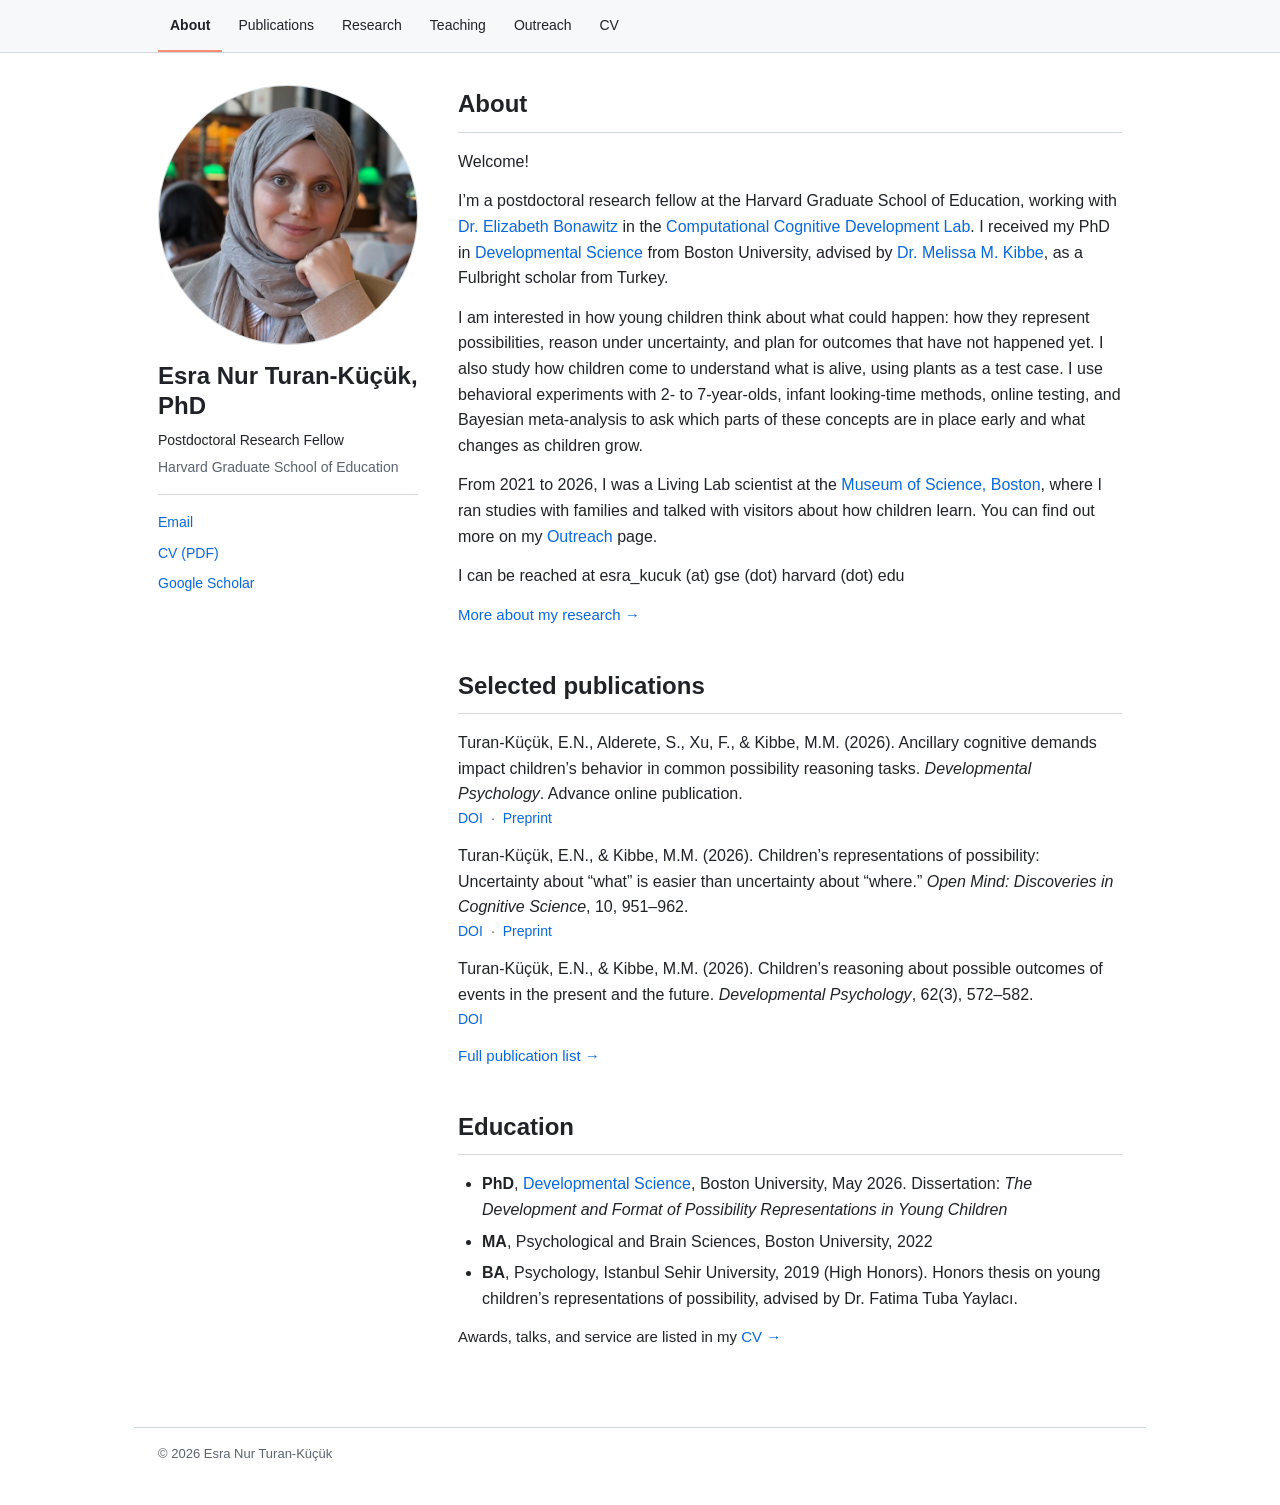
<file: index.html>
<!doctype html>
<html lang="en">
<head>
<meta charset="utf-8">
<meta name="viewport" content="width=device-width, initial-scale=1">
<title>Esra Nur Turan-Küçük, PhD</title>
<meta name="description" content="Postdoctoral research fellow at the Harvard Graduate School of Education studying how children reason about uncertainty, possibility, and future outcomes.">
<meta name="author" content="Esra Nur Turan-Küçük">
<meta name="color-scheme" content="light dark">
<meta property="og:type" content="website">
<meta property="og:title" content="Esra Nur Turan-Küçük, PhD">
<meta property="og:description" content="Postdoctoral research fellow at the Harvard Graduate School of Education studying how children reason about uncertainty, possibility, and future outcomes.">
<meta property="og:image" content="https://esraturankucuk.com/photo.jpg">
<meta name="twitter:card" content="summary">
<link rel="icon" href="data:image/svg+xml,%3Csvg xmlns='http://www.w3.org/2000/svg' viewBox='0 0 64 64'%3E%3Crect width='64' height='64' rx='14' fill='%230969da'/%3E%3Ctext x='32' y='44' font-family='Georgia,serif' font-size='34' text-anchor='middle' fill='white'%3EE%3C/text%3E%3C/svg%3E">
<link rel="stylesheet" href="style.css">
<script type="application/ld+json">{"@context": "https://schema.org", "@type": "Person", "name": "Esra Nur Turan-Küçük", "jobTitle": "Postdoctoral Research Fellow", "affiliation": {"@type": "CollegeOrUniversity", "name": "Harvard Graduate School of Education"}, "email": "esra_kucuk@gse.harvard.edu", "sameAs": ["https://scholar.google.com/citations?user=JaVxfiQAAAAJ&hl=en"], "url": "https://esraturankucuk.com"}</script>
</head>
<body>
<a class="skip" href="#content">Skip to content</a>
<header class="top"><div class="in">
  <a class="brand" href="index.html">Esra Nur Turan-Küçük</a>
  <nav aria-label="Main"><a href="index.html" aria-current="page">About</a><a href="publications.html">Publications</a><a href="research.html">Research</a><a href="teaching.html">Teaching</a><a href="outreach.html">Outreach</a><a href="cv.pdf">CV</a></nav>
</div></header>
<div class="page">
  <aside>
    <img class="avatar" src="photo.jpg" alt="Portrait of Esra Nur Turan-Küçük" width="220" height="220" onerror="this.style.display='none';this.nextElementSibling.style.display='flex'">
    <div class="avatar-fallback" aria-hidden="true">E</div>
    <h1>Esra Nur Turan-Küçük, PhD</h1>
    <p class="role">Postdoctoral Research Fellow</p>
    <p class="org">Harvard Graduate School of Education</p>
    <ul>
      <li><a href="mailto:esra_kucuk@gse.harvard.edu">Email</a></li>
      <li><a href="cv.pdf">CV (PDF)</a></li>
      <li><a href="https://scholar.google.com/citations?user=JaVxfiQAAAAJ&hl=en">Google Scholar</a></li>
    </ul>
  </aside>
  <main id="content">
    <h2>About</h2>
    <p class="lede">Welcome!</p>
    <p>I&rsquo;m a postdoctoral research fellow at the Harvard Graduate School of Education, working with <a href="https://ccdlab.hsites.harvard.edu/people/elizabeth-bonawitz">Dr. Elizabeth Bonawitz</a> in the <a href="https://ccdlab.hsites.harvard.edu/">Computational Cognitive Development Lab</a>. I received my PhD in <a href="https://www.bu.edu/psych/academics/phd/devscience/">Developmental Science</a> from Boston University, advised by <a href="https://www.bu.edu/psych/profile/melissa-kibbe-phd/">Dr. Melissa M. Kibbe</a>, as a Fulbright scholar from Turkey.</p>
    <p>I am interested in how young children think about what could happen: how they represent possibilities, reason under uncertainty, and plan for outcomes that have not happened yet. I also study how children come to understand what is alive, using plants as a test case. I use behavioral experiments with 2- to 7-year-olds, infant looking-time methods, online testing, and Bayesian meta-analysis to ask which parts of these concepts are in place early and what changes as children grow.</p>
    <p>From 2021 to 2026, I was a Living Lab scientist at the <a href="https://www.mos.org/">Museum of Science, Boston</a>, where I ran studies with families and talked with visitors about how children learn. You can find out more on my <a href="outreach.html">Outreach</a> page.</p>
    <p>I can be reached at esra_kucuk (at) gse (dot) harvard (dot) edu</p>
    <p class="more"><a href="research.html">More about my research &rarr;</a></p>

    <h2>Selected publications</h2>
    <div class="pub">Turan-Küçük, E.N., Alderete, S., Xu, F., &amp; Kibbe, M.M. (2026). Ancillary cognitive demands impact children&rsquo;s behavior in common possibility reasoning tasks. <em>Developmental Psychology</em>. Advance online publication.<div class="links"><a href="https://doi.org/10.1037/dev0002258">DOI</a><a href="https://osf.io/preprints/psyarxiv/2r8dv_v1">Preprint</a></div></div><div class="pub">Turan-Küçük, E.N., &amp; Kibbe, M.M. (2026). Children&rsquo;s representations of possibility: Uncertainty about &ldquo;what&rdquo; is easier than uncertainty about &ldquo;where.&rdquo; <em>Open Mind: Discoveries in Cognitive Science</em>, 10, 951&ndash;962.<div class="links"><a href="https://doi.org/10.1162/opmi.a.364">DOI</a><a href="https://osf.io/preprints/psyarxiv/jfv3k_v2">Preprint</a></div></div><div class="pub">Turan-Küçük, E.N., &amp; Kibbe, M.M. (2026). Children&rsquo;s reasoning about possible outcomes of events in the present and the future. <em>Developmental Psychology</em>, 62(3), 572&ndash;582.<div class="links"><a href="https://doi.org/10.1037/dev0002028">DOI</a></div></div>
    <p class="more"><a href="publications.html">Full publication list &rarr;</a></p>

    <h2>Education</h2>
    <ul class="plain">
      <li><strong>PhD</strong>, <a href="https://www.bu.edu/psych/academics/phd/devscience/">Developmental Science</a>, Boston University, May 2026. Dissertation: <em>The Development and Format of Possibility Representations in Young Children</em></li>
      <li><strong>MA</strong>, Psychological and Brain Sciences, Boston University, 2022</li>
      <li><strong>BA</strong>, Psychology, Istanbul Sehir University, 2019 (High Honors). Honors thesis on young children&rsquo;s representations of possibility, advised by Dr. Fatima Tuba Yaylacı.</li>
    </ul>
    <p class="more">Awards, talks, and service are listed in my <a href="cv.pdf">CV &rarr;</a></p>
  </main>
</div>
<footer>&copy; 2026 Esra Nur Turan-Küçük</footer>
</body>
</html>
</file>
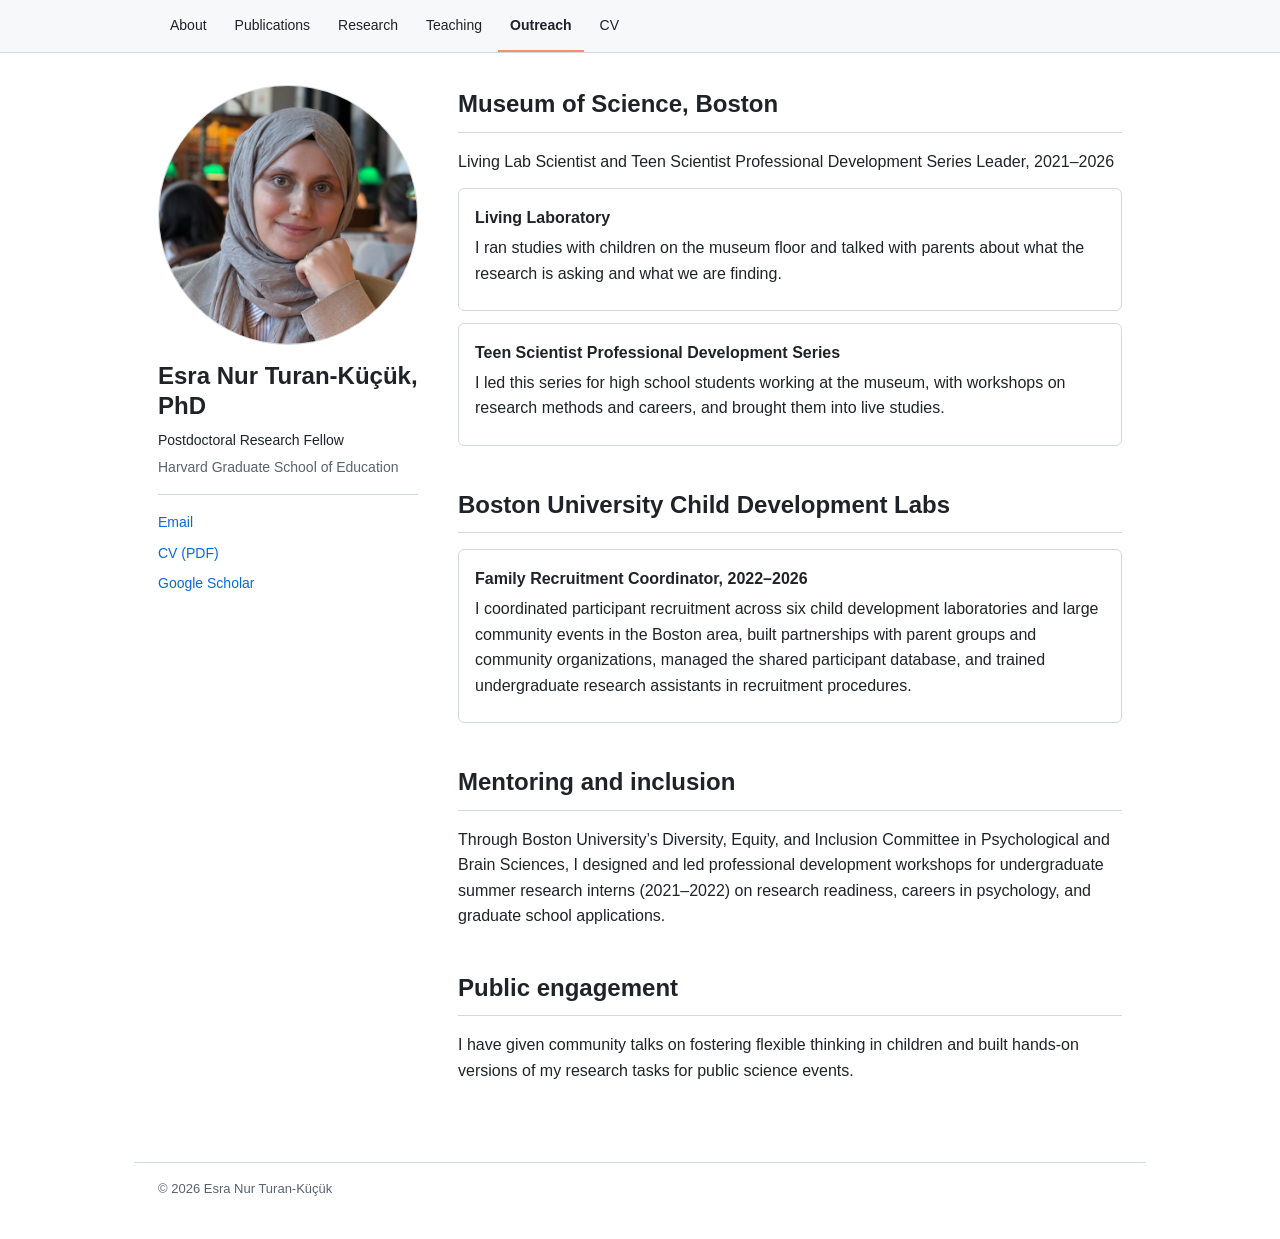
<file: outreach.html>
<!doctype html>
<html lang="en">
<head>
<meta charset="utf-8">
<meta name="viewport" content="width=device-width, initial-scale=1">
<title>Outreach | Esra Nur Turan-Küçük</title>
<meta name="description" content="Postdoctoral research fellow at the Harvard Graduate School of Education studying how children reason about uncertainty, possibility, and future outcomes.">
<meta name="author" content="Esra Nur Turan-Küçük">
<meta name="color-scheme" content="light dark">
<meta property="og:type" content="website">
<meta property="og:title" content="Outreach | Esra Nur Turan-Küçük">
<meta property="og:description" content="Postdoctoral research fellow at the Harvard Graduate School of Education studying how children reason about uncertainty, possibility, and future outcomes.">
<meta property="og:image" content="https://esraturankucuk.com/photo.jpg">
<meta name="twitter:card" content="summary">
<link rel="icon" href="data:image/svg+xml,%3Csvg xmlns='http://www.w3.org/2000/svg' viewBox='0 0 64 64'%3E%3Crect width='64' height='64' rx='14' fill='%230969da'/%3E%3Ctext x='32' y='44' font-family='Georgia,serif' font-size='34' text-anchor='middle' fill='white'%3EE%3C/text%3E%3C/svg%3E">
<link rel="stylesheet" href="style.css">
<script type="application/ld+json">{"@context": "https://schema.org", "@type": "Person", "name": "Esra Nur Turan-Küçük", "jobTitle": "Postdoctoral Research Fellow", "affiliation": {"@type": "CollegeOrUniversity", "name": "Harvard Graduate School of Education"}, "email": "esra_kucuk@gse.harvard.edu", "sameAs": ["https://scholar.google.com/citations?user=JaVxfiQAAAAJ&hl=en"], "url": "https://esraturankucuk.com"}</script>
</head>
<body>
<a class="skip" href="#content">Skip to content</a>
<header class="top"><div class="in">
  <a class="brand" href="index.html">Esra Nur Turan-Küçük</a>
  <nav aria-label="Main"><a href="index.html">About</a><a href="publications.html">Publications</a><a href="research.html">Research</a><a href="teaching.html">Teaching</a><a href="outreach.html" aria-current="page">Outreach</a><a href="cv.pdf">CV</a></nav>
</div></header>
<div class="page">
  <aside>
    <img class="avatar" src="photo.jpg" alt="Portrait of Esra Nur Turan-Küçük" width="220" height="220" onerror="this.style.display='none';this.nextElementSibling.style.display='flex'">
    <div class="avatar-fallback" aria-hidden="true">E</div>
    <h1>Esra Nur Turan-Küçük, PhD</h1>
    <p class="role">Postdoctoral Research Fellow</p>
    <p class="org">Harvard Graduate School of Education</p>
    <ul>
      <li><a href="mailto:esra_kucuk@gse.harvard.edu">Email</a></li>
      <li><a href="cv.pdf">CV (PDF)</a></li>
      <li><a href="https://scholar.google.com/citations?user=JaVxfiQAAAAJ&hl=en">Google Scholar</a></li>
    </ul>
  </aside>
  <main id="content">
    <h2>Museum of Science, Boston</h2>
    <p>Living Lab Scientist and Teen Scientist Professional Development Series Leader, 2021&ndash;2026</p>
    <div class="card"><h3>Living Laboratory</h3>
      <p>I ran studies with children on the museum floor and talked with parents about what the research is asking and what we are finding.</p></div>
    <div class="card"><h3>Teen Scientist Professional Development Series</h3>
      <p>I led this series for high school students working at the museum, with workshops on research methods and careers, and brought them into live studies.</p></div>
    <h2>Boston University Child Development Labs</h2>
    <div class="card"><h3>Family Recruitment Coordinator, 2022&ndash;2026</h3>
      <p>I coordinated participant recruitment across six child development laboratories and large community events in the Boston area, built partnerships with parent groups and community organizations, managed the shared participant database, and trained undergraduate research assistants in recruitment procedures.</p></div>
    <h2>Mentoring and inclusion</h2>
    <p>Through Boston University&rsquo;s Diversity, Equity, and Inclusion Committee in Psychological and Brain Sciences, I designed and led professional development workshops for undergraduate summer research interns (2021&ndash;2022) on research readiness, careers in psychology, and graduate school applications.</p>
    <h2>Public engagement</h2>
    <p>I have given community talks on fostering flexible thinking in children and built hands-on versions of my research tasks for public science events.</p>
  </main>
</div>
<footer>&copy; 2026 Esra Nur Turan-Küçük</footer>
</body>
</html>
</file>
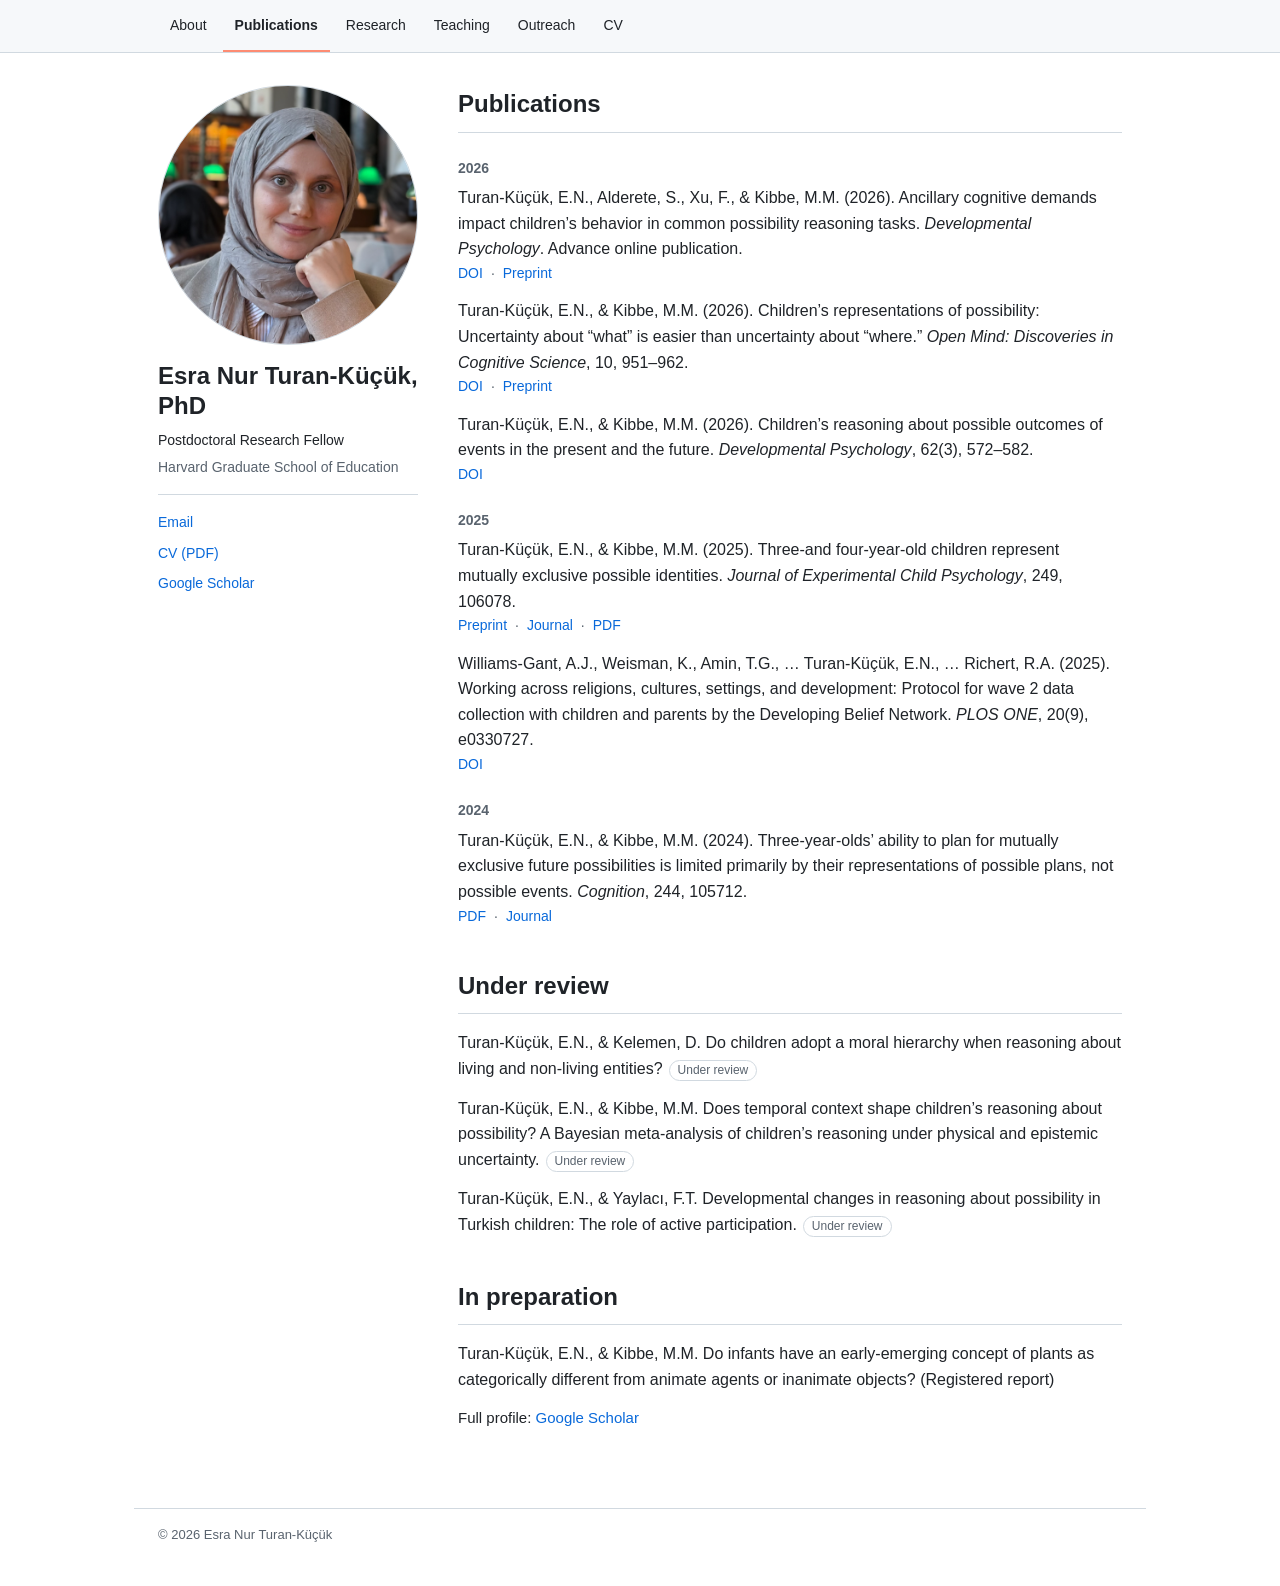
<file: publications.html>
<!doctype html>
<html lang="en">
<head>
<meta charset="utf-8">
<meta name="viewport" content="width=device-width, initial-scale=1">
<title>Publications | Esra Nur Turan-Küçük</title>
<meta name="description" content="Postdoctoral research fellow at the Harvard Graduate School of Education studying how children reason about uncertainty, possibility, and future outcomes.">
<meta name="author" content="Esra Nur Turan-Küçük">
<meta name="color-scheme" content="light dark">
<meta property="og:type" content="website">
<meta property="og:title" content="Publications | Esra Nur Turan-Küçük">
<meta property="og:description" content="Postdoctoral research fellow at the Harvard Graduate School of Education studying how children reason about uncertainty, possibility, and future outcomes.">
<meta property="og:image" content="https://esraturankucuk.com/photo.jpg">
<meta name="twitter:card" content="summary">
<link rel="icon" href="data:image/svg+xml,%3Csvg xmlns='http://www.w3.org/2000/svg' viewBox='0 0 64 64'%3E%3Crect width='64' height='64' rx='14' fill='%230969da'/%3E%3Ctext x='32' y='44' font-family='Georgia,serif' font-size='34' text-anchor='middle' fill='white'%3EE%3C/text%3E%3C/svg%3E">
<link rel="stylesheet" href="style.css">
<script type="application/ld+json">{"@context": "https://schema.org", "@type": "Person", "name": "Esra Nur Turan-Küçük", "jobTitle": "Postdoctoral Research Fellow", "affiliation": {"@type": "CollegeOrUniversity", "name": "Harvard Graduate School of Education"}, "email": "esra_kucuk@gse.harvard.edu", "sameAs": ["https://scholar.google.com/citations?user=JaVxfiQAAAAJ&hl=en"], "url": "https://esraturankucuk.com"}</script>
</head>
<body>
<a class="skip" href="#content">Skip to content</a>
<header class="top"><div class="in">
  <a class="brand" href="index.html">Esra Nur Turan-Küçük</a>
  <nav aria-label="Main"><a href="index.html">About</a><a href="publications.html" aria-current="page">Publications</a><a href="research.html">Research</a><a href="teaching.html">Teaching</a><a href="outreach.html">Outreach</a><a href="cv.pdf">CV</a></nav>
</div></header>
<div class="page">
  <aside>
    <img class="avatar" src="photo.jpg" alt="Portrait of Esra Nur Turan-Küçük" width="220" height="220" onerror="this.style.display='none';this.nextElementSibling.style.display='flex'">
    <div class="avatar-fallback" aria-hidden="true">E</div>
    <h1>Esra Nur Turan-Küçük, PhD</h1>
    <p class="role">Postdoctoral Research Fellow</p>
    <p class="org">Harvard Graduate School of Education</p>
    <ul>
      <li><a href="mailto:esra_kucuk@gse.harvard.edu">Email</a></li>
      <li><a href="cv.pdf">CV (PDF)</a></li>
      <li><a href="https://scholar.google.com/citations?user=JaVxfiQAAAAJ&hl=en">Google Scholar</a></li>
    </ul>
  </aside>
  <main id="content">
    <h2>Publications</h2>
    <div class="year">2026</div><div class="pub">Turan-Küçük, E.N., Alderete, S., Xu, F., &amp; Kibbe, M.M. (2026). Ancillary cognitive demands impact children&rsquo;s behavior in common possibility reasoning tasks. <em>Developmental Psychology</em>. Advance online publication.<div class="links"><a href="https://doi.org/10.1037/dev0002258">DOI</a><a href="https://osf.io/preprints/psyarxiv/2r8dv_v1">Preprint</a></div></div><div class="pub">Turan-Küçük, E.N., &amp; Kibbe, M.M. (2026). Children&rsquo;s representations of possibility: Uncertainty about &ldquo;what&rdquo; is easier than uncertainty about &ldquo;where.&rdquo; <em>Open Mind: Discoveries in Cognitive Science</em>, 10, 951&ndash;962.<div class="links"><a href="https://doi.org/10.1162/opmi.a.364">DOI</a><a href="https://osf.io/preprints/psyarxiv/jfv3k_v2">Preprint</a></div></div><div class="pub">Turan-Küçük, E.N., &amp; Kibbe, M.M. (2026). Children&rsquo;s reasoning about possible outcomes of events in the present and the future. <em>Developmental Psychology</em>, 62(3), 572&ndash;582.<div class="links"><a href="https://doi.org/10.1037/dev0002028">DOI</a></div></div>
    <div class="year">2025</div><div class="pub">Turan-Küçük, E.N., &amp; Kibbe, M.M. (2025). Three-and four-year-old children represent mutually exclusive possible identities. <em>Journal of Experimental Child Psychology</em>, 249, 106078.<div class="links"><a href="https://osf.io/rx4h9">Preprint</a><a href="https://www.sciencedirect.com/science/article/abs/pii/S0022096524002182?dgcid=coauthor">Journal</a><a href="https://www.bu.edu/cdl/files/2024/10/2025-TuranKucuk-Kibbe-JECP.pdf">PDF</a></div></div><div class="pub">Williams-Gant, A.J., Weisman, K., Amin, T.G., &hellip; Turan-Küçük, E.N., &hellip; Richert, R.A. (2025). Working across religions, cultures, settings, and development: Protocol for wave 2 data collection with children and parents by the Developing Belief Network. <em>PLOS ONE</em>, 20(9), e0330727.<div class="links"><a href="https://doi.org/10.1371/journal.pone.0330727">DOI</a></div></div>
    <div class="year">2024</div><div class="pub">Turan-Küçük, E.N., &amp; Kibbe, M.M. (2024). Three-year-olds&rsquo; ability to plan for mutually exclusive future possibilities is limited primarily by their representations of possible plans, not possible events. <em>Cognition</em>, 244, 105712.<div class="links"><a href="https://www.bu.edu/cdl/files/2024/01/2024-TuranKucuk-Kibbe-Cognition.pdf">PDF</a><a href="https://www.sciencedirect.com/science/article/abs/pii/S0010027723003463">Journal</a></div></div>
    <h2>Under review</h2>
    <div class="pub">Turan-Küçük, E.N., &amp; Kelemen, D. Do children adopt a moral hierarchy when reasoning about living and non-living entities?<span class="badge">Under review</span></div>
    <div class="pub">Turan-Küçük, E.N., &amp; Kibbe, M.M. Does temporal context shape children&rsquo;s reasoning about possibility? A Bayesian meta-analysis of children&rsquo;s reasoning under physical and epistemic uncertainty.<span class="badge">Under review</span></div>
    <div class="pub">Turan-Küçük, E.N., &amp; Yaylacı, F.T. Developmental changes in reasoning about possibility in Turkish children: The role of active participation.<span class="badge">Under review</span></div>
    <h2>In preparation</h2>
    <div class="pub">Turan-Küçük, E.N., &amp; Kibbe, M.M. Do infants have an early-emerging concept of plants as categorically different from animate agents or inanimate objects? (Registered report)</div>
    <p class="more">Full profile: <a href="https://scholar.google.com/citations?user=JaVxfiQAAAAJ&hl=en">Google Scholar</a></p>
  </main>
</div>
<footer>&copy; 2026 Esra Nur Turan-Küçük</footer>
</body>
</html>
</file>
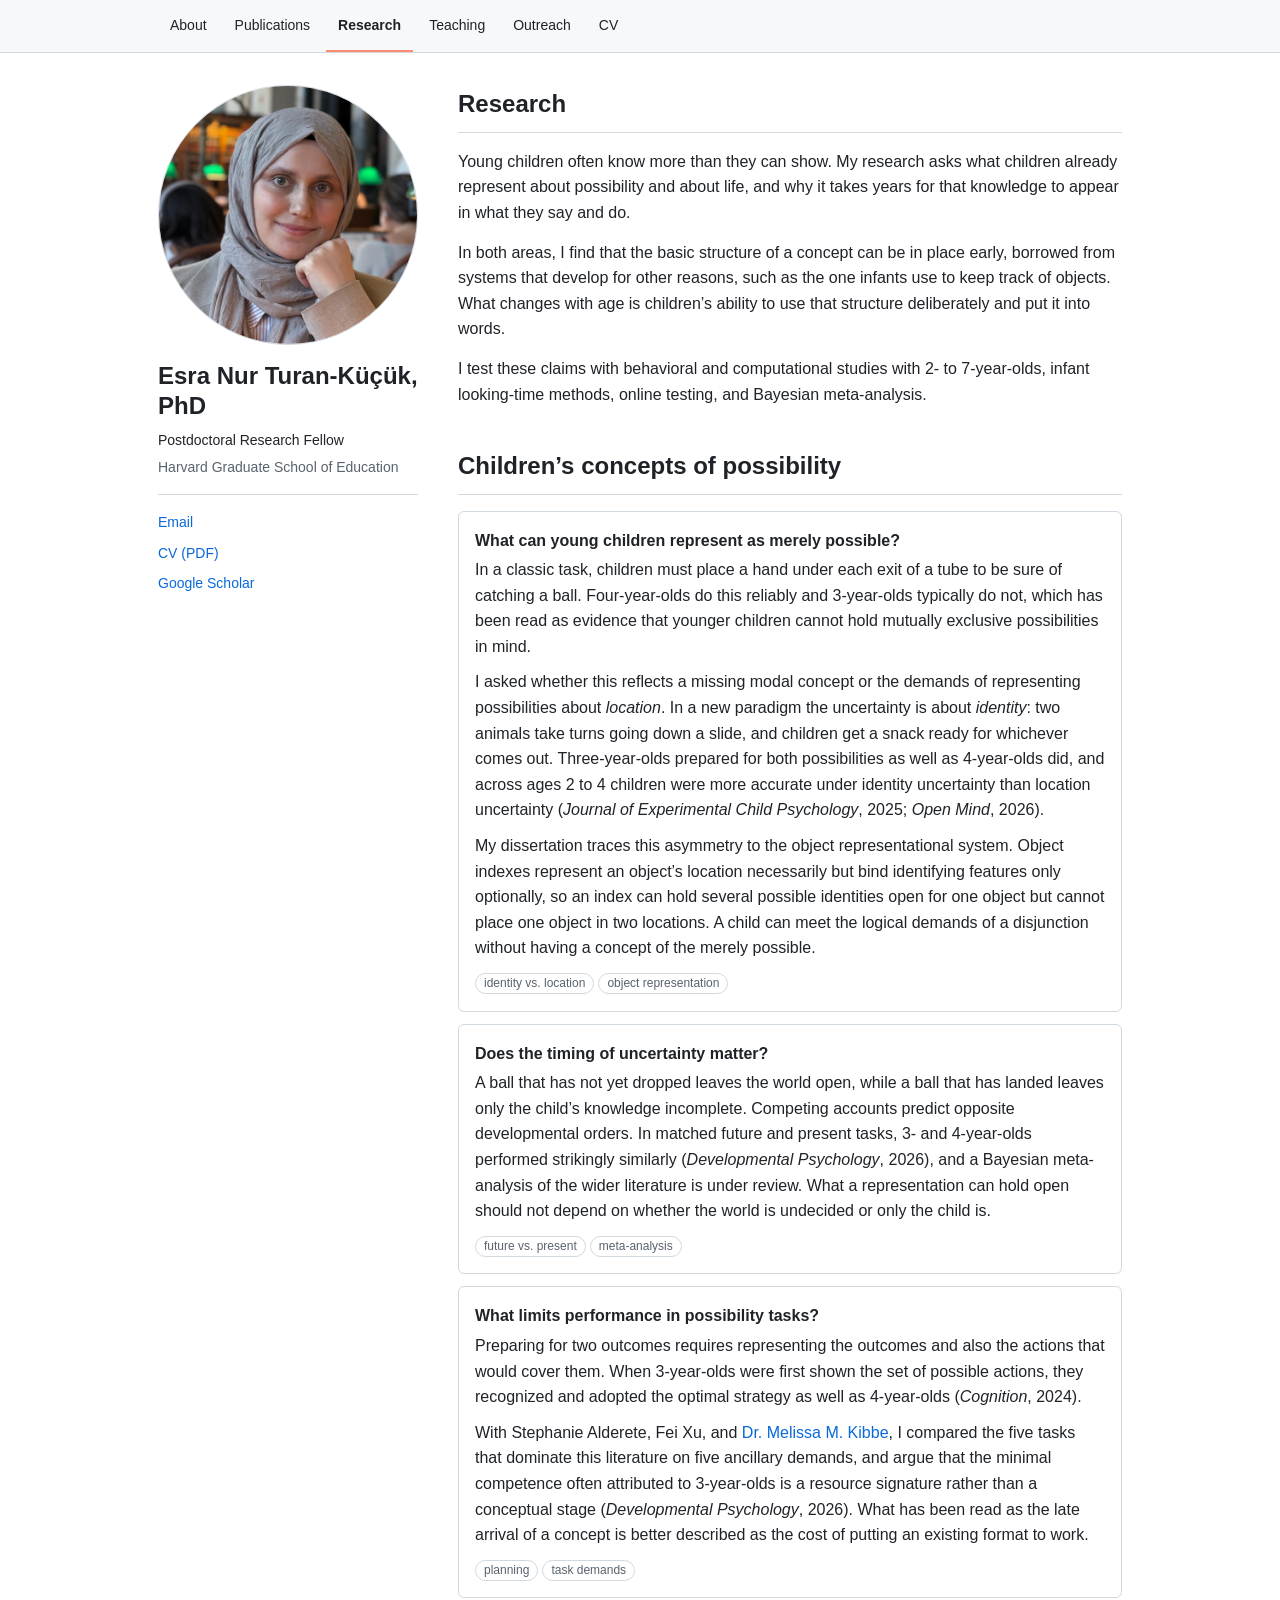
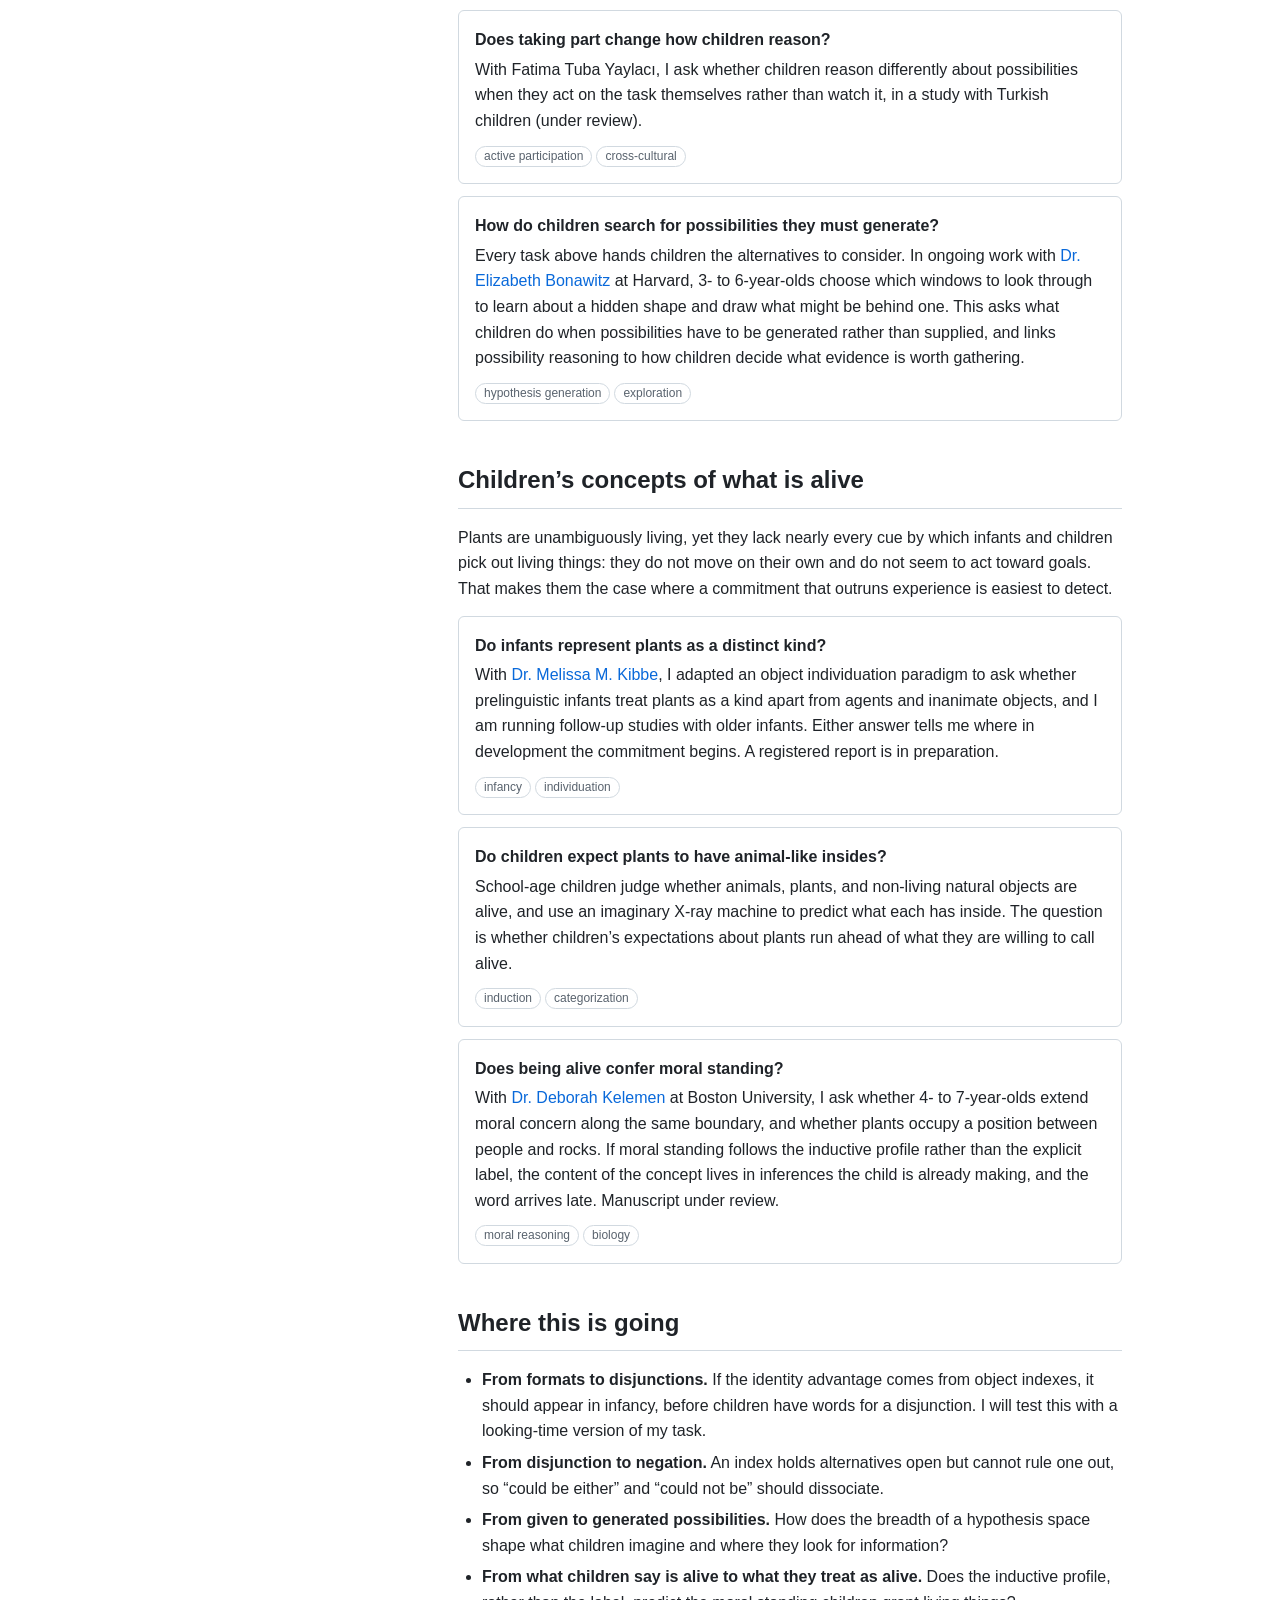
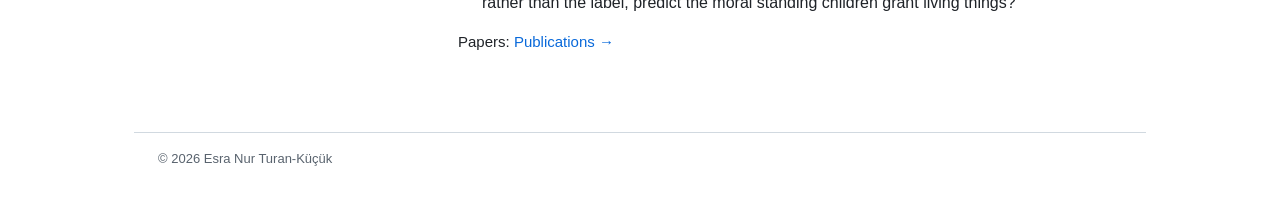
<file: research.html>
<!doctype html>
<html lang="en">
<head>
<meta charset="utf-8">
<meta name="viewport" content="width=device-width, initial-scale=1">
<title>Research | Esra Nur Turan-Küçük</title>
<meta name="description" content="Postdoctoral research fellow at the Harvard Graduate School of Education studying how children reason about uncertainty, possibility, and future outcomes.">
<meta name="author" content="Esra Nur Turan-Küçük">
<meta name="color-scheme" content="light dark">
<meta property="og:type" content="website">
<meta property="og:title" content="Research | Esra Nur Turan-Küçük">
<meta property="og:description" content="Postdoctoral research fellow at the Harvard Graduate School of Education studying how children reason about uncertainty, possibility, and future outcomes.">
<meta property="og:image" content="https://esraturankucuk.com/photo.jpg">
<meta name="twitter:card" content="summary">
<link rel="icon" href="data:image/svg+xml,%3Csvg xmlns='http://www.w3.org/2000/svg' viewBox='0 0 64 64'%3E%3Crect width='64' height='64' rx='14' fill='%230969da'/%3E%3Ctext x='32' y='44' font-family='Georgia,serif' font-size='34' text-anchor='middle' fill='white'%3EE%3C/text%3E%3C/svg%3E">
<link rel="stylesheet" href="style.css">
<script type="application/ld+json">{"@context": "https://schema.org", "@type": "Person", "name": "Esra Nur Turan-Küçük", "jobTitle": "Postdoctoral Research Fellow", "affiliation": {"@type": "CollegeOrUniversity", "name": "Harvard Graduate School of Education"}, "email": "esra_kucuk@gse.harvard.edu", "sameAs": ["https://scholar.google.com/citations?user=JaVxfiQAAAAJ&hl=en"], "url": "https://esraturankucuk.com"}</script>
</head>
<body>
<a class="skip" href="#content">Skip to content</a>
<header class="top"><div class="in">
  <a class="brand" href="index.html">Esra Nur Turan-Küçük</a>
  <nav aria-label="Main"><a href="index.html">About</a><a href="publications.html">Publications</a><a href="research.html" aria-current="page">Research</a><a href="teaching.html">Teaching</a><a href="outreach.html">Outreach</a><a href="cv.pdf">CV</a></nav>
</div></header>
<div class="page">
  <aside>
    <img class="avatar" src="photo.jpg" alt="Portrait of Esra Nur Turan-Küçük" width="220" height="220" onerror="this.style.display='none';this.nextElementSibling.style.display='flex'">
    <div class="avatar-fallback" aria-hidden="true">E</div>
    <h1>Esra Nur Turan-Küçük, PhD</h1>
    <p class="role">Postdoctoral Research Fellow</p>
    <p class="org">Harvard Graduate School of Education</p>
    <ul>
      <li><a href="mailto:esra_kucuk@gse.harvard.edu">Email</a></li>
      <li><a href="cv.pdf">CV (PDF)</a></li>
      <li><a href="https://scholar.google.com/citations?user=JaVxfiQAAAAJ&hl=en">Google Scholar</a></li>
    </ul>
  </aside>
  <main id="content">
    <h2>Research</h2>
    <p class="lede">Young children often know more than they can show. My research asks what children already represent about possibility and about life, and why it takes years for that knowledge to appear in what they say and do.</p>
    <p>In both areas, I find that the basic structure of a concept can be in place early, borrowed from systems that develop for other reasons, such as the one infants use to keep track of objects. What changes with age is children&rsquo;s ability to use that structure deliberately and put it into words.</p>
    <p>I test these claims with behavioral and computational studies with 2- to 7-year-olds, infant looking-time methods, online testing, and Bayesian meta-analysis.</p>

    <h2>Children&rsquo;s concepts of possibility</h2>
    <div class="card"><h3>What can young children represent as merely possible?</h3><p>In a classic task, children must place a hand under each exit of a tube to be sure of catching a ball. Four-year-olds do this reliably and 3-year-olds typically do not, which has been read as evidence that younger children cannot hold mutually exclusive possibilities in mind.</p><p>I asked whether this reflects a missing modal concept or the demands of representing possibilities about <em>location</em>. In a new paradigm the uncertainty is about <em>identity</em>: two animals take turns going down a slide, and children get a snack ready for whichever comes out. Three-year-olds prepared for both possibilities as well as 4-year-olds did, and across ages 2 to 4 children were more accurate under identity uncertainty than location uncertainty (<em>Journal of Experimental Child Psychology</em>, 2025; <em>Open Mind</em>, 2026).</p><p>My dissertation traces this asymmetry to the object representational system. Object indexes represent an object&rsquo;s location necessarily but bind identifying features only optionally, so an index can hold several possible identities open for one object but cannot place one object in two locations. A child can meet the logical demands of a disjunction without having a concept of the merely possible.</p><div class="chips"><span class="chip">identity vs. location</span><span class="chip">object representation</span></div></div>
    <div class="card"><h3>Does the timing of uncertainty matter?</h3><p>A ball that has not yet dropped leaves the world open, while a ball that has landed leaves only the child&rsquo;s knowledge incomplete. Competing accounts predict opposite developmental orders. In matched future and present tasks, 3- and 4-year-olds performed strikingly similarly (<em>Developmental Psychology</em>, 2026), and a Bayesian meta-analysis of the wider literature is under review. What a representation can hold open should not depend on whether the world is undecided or only the child is.</p><div class="chips"><span class="chip">future vs. present</span><span class="chip">meta-analysis</span></div></div>
    <div class="card"><h3>What limits performance in possibility tasks?</h3><p>Preparing for two outcomes requires representing the outcomes and also the actions that would cover them. When 3-year-olds were first shown the set of possible actions, they recognized and adopted the optimal strategy as well as 4-year-olds (<em>Cognition</em>, 2024).</p><p>With Stephanie Alderete, Fei Xu, and <a href="https://www.bu.edu/psych/profile/melissa-kibbe-phd/">Dr. Melissa M. Kibbe</a>, I compared the five tasks that dominate this literature on five ancillary demands, and argue that the minimal competence often attributed to 3-year-olds is a resource signature rather than a conceptual stage (<em>Developmental Psychology</em>, 2026). What has been read as the late arrival of a concept is better described as the cost of putting an existing format to work.</p><div class="chips"><span class="chip">planning</span><span class="chip">task demands</span></div></div>
    <div class="card"><h3>Does taking part change how children reason?</h3><p>With Fatima Tuba Yaylacı, I ask whether children reason differently about possibilities when they act on the task themselves rather than watch it, in a study with Turkish children (under review).</p><div class="chips"><span class="chip">active participation</span><span class="chip">cross-cultural</span></div></div>
    <div class="card"><h3>How do children search for possibilities they must generate?</h3><p>Every task above hands children the alternatives to consider. In ongoing work with <a href="https://ccdlab.hsites.harvard.edu/people/elizabeth-bonawitz">Dr. Elizabeth Bonawitz</a> at Harvard, 3- to 6-year-olds choose which windows to look through to learn about a hidden shape and draw what might be behind one. This asks what children do when possibilities have to be generated rather than supplied, and links possibility reasoning to how children decide what evidence is worth gathering.</p><div class="chips"><span class="chip">hypothesis generation</span><span class="chip">exploration</span></div></div>

    <h2>Children&rsquo;s concepts of what is alive</h2>
    <p>Plants are unambiguously living, yet they lack nearly every cue by which infants and children pick out living things: they do not move on their own and do not seem to act toward goals. That makes them the case where a commitment that outruns experience is easiest to detect.</p>
    <div class="card"><h3>Do infants represent plants as a distinct kind?</h3><p>With <a href="https://www.bu.edu/psych/profile/melissa-kibbe-phd/">Dr. Melissa M. Kibbe</a>, I adapted an object individuation paradigm to ask whether prelinguistic infants treat plants as a kind apart from agents and inanimate objects, and I am running follow-up studies with older infants. Either answer tells me where in development the commitment begins. A registered report is in preparation.</p><div class="chips"><span class="chip">infancy</span><span class="chip">individuation</span></div></div>
    <div class="card"><h3>Do children expect plants to have animal-like insides?</h3><p>School-age children judge whether animals, plants, and non-living natural objects are alive, and use an imaginary X-ray machine to predict what each has inside. The question is whether children&rsquo;s expectations about plants run ahead of what they are willing to call alive.</p><div class="chips"><span class="chip">induction</span><span class="chip">categorization</span></div></div>
    <div class="card"><h3>Does being alive confer moral standing?</h3><p>With <a href="https://www.bu.edu/psych/profile/deborah-kelemen-phd/">Dr. Deborah Kelemen</a> at Boston University, I ask whether 4- to 7-year-olds extend moral concern along the same boundary, and whether plants occupy a position between people and rocks. If moral standing follows the inductive profile rather than the explicit label, the content of the concept lives in inferences the child is already making, and the word arrives late. Manuscript under review.</p><div class="chips"><span class="chip">moral reasoning</span><span class="chip">biology</span></div></div>

    <h2>Where this is going</h2>
    <ul class="plain">
      <li><strong>From formats to disjunctions.</strong> If the identity advantage comes from object indexes, it should appear in infancy, before children have words for a disjunction. I will test this with a looking-time version of my task.</li>
      <li><strong>From disjunction to negation.</strong> An index holds alternatives open but cannot rule one out, so &ldquo;could be either&rdquo; and &ldquo;could not be&rdquo; should dissociate.</li>
      <li><strong>From given to generated possibilities.</strong> How does the breadth of a hypothesis space shape what children imagine and where they look for information?</li>
      <li><strong>From what children say is alive to what they treat as alive.</strong> Does the inductive profile, rather than the label, predict the moral standing children grant living things?</li>
    </ul>
    <p class="more">Papers: <a href="publications.html">Publications &rarr;</a></p>
  </main>
</div>
<footer>&copy; 2026 Esra Nur Turan-Küçük</footer>
</body>
</html>
</file>
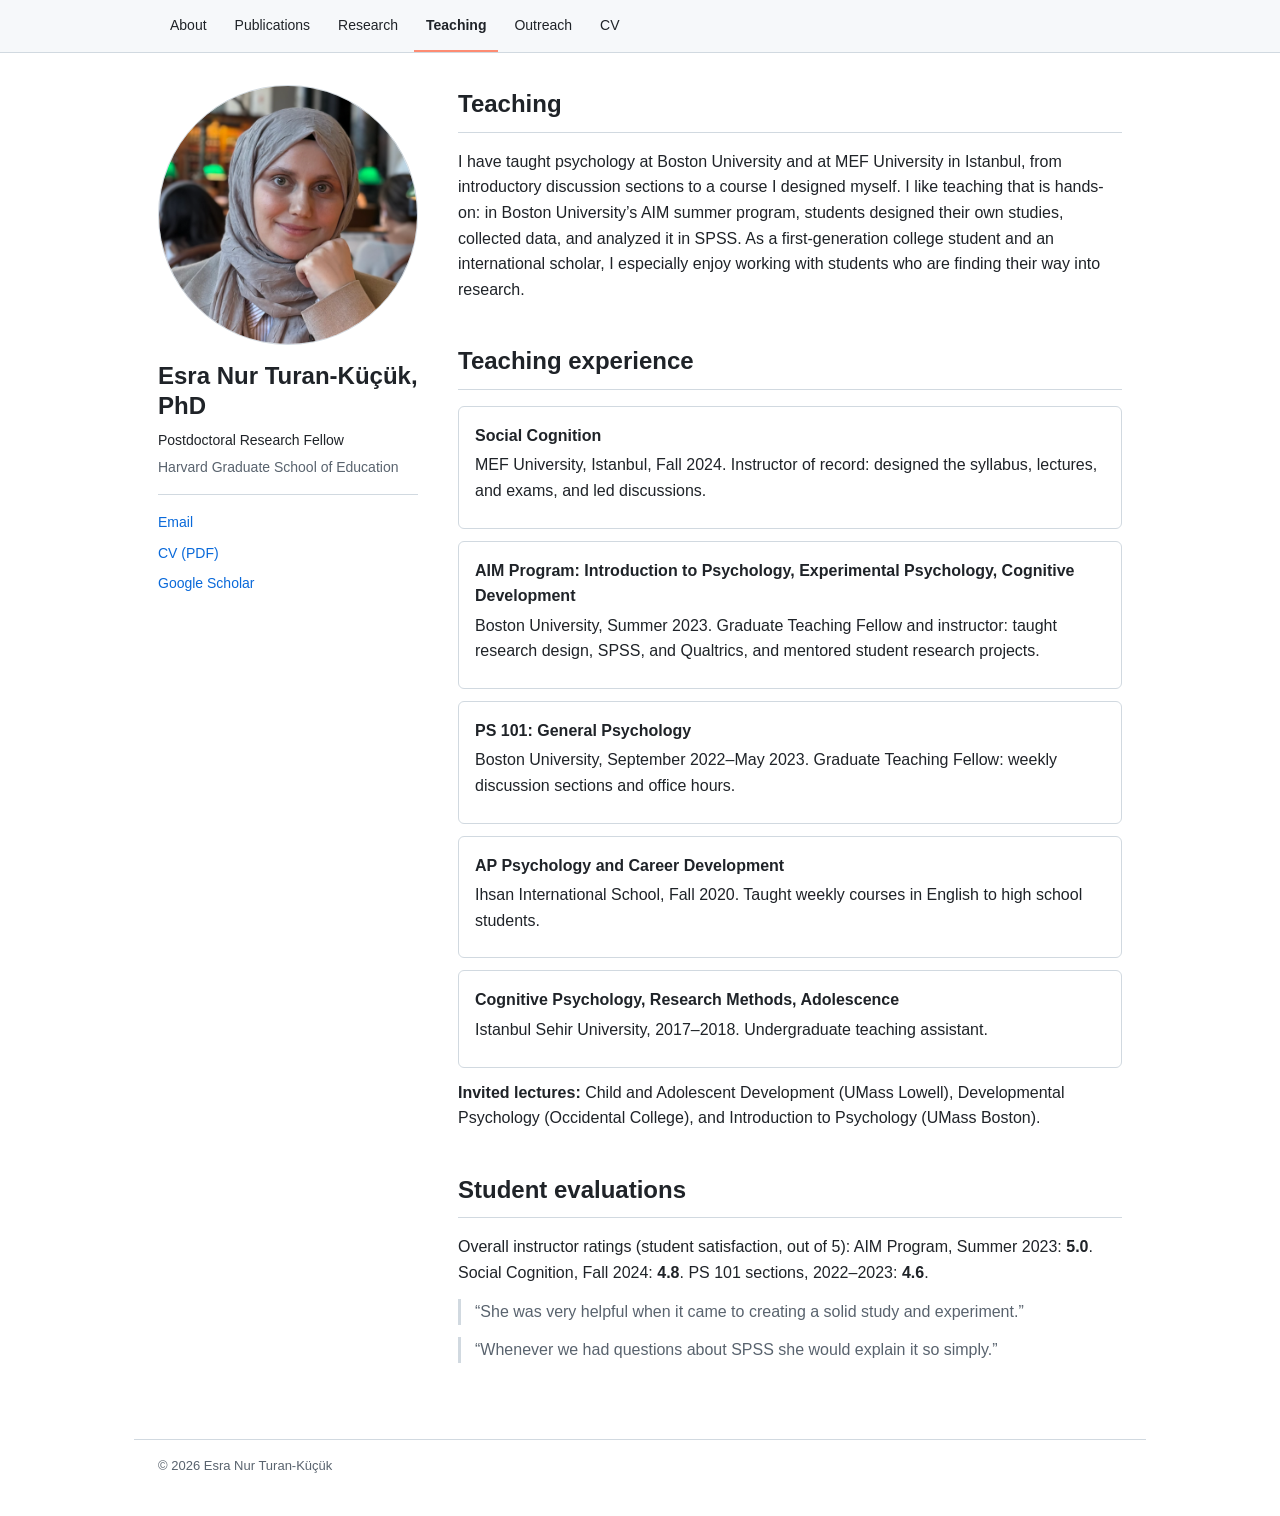
<file: teaching.html>
<!doctype html>
<html lang="en">
<head>
<meta charset="utf-8">
<meta name="viewport" content="width=device-width, initial-scale=1">
<title>Teaching | Esra Nur Turan-Küçük</title>
<meta name="description" content="Postdoctoral research fellow at the Harvard Graduate School of Education studying how children reason about uncertainty, possibility, and future outcomes.">
<meta name="author" content="Esra Nur Turan-Küçük">
<meta name="color-scheme" content="light dark">
<meta property="og:type" content="website">
<meta property="og:title" content="Teaching | Esra Nur Turan-Küçük">
<meta property="og:description" content="Postdoctoral research fellow at the Harvard Graduate School of Education studying how children reason about uncertainty, possibility, and future outcomes.">
<meta property="og:image" content="https://esraturankucuk.com/photo.jpg">
<meta name="twitter:card" content="summary">
<link rel="icon" href="data:image/svg+xml,%3Csvg xmlns='http://www.w3.org/2000/svg' viewBox='0 0 64 64'%3E%3Crect width='64' height='64' rx='14' fill='%230969da'/%3E%3Ctext x='32' y='44' font-family='Georgia,serif' font-size='34' text-anchor='middle' fill='white'%3EE%3C/text%3E%3C/svg%3E">
<link rel="stylesheet" href="style.css">
<script type="application/ld+json">{"@context": "https://schema.org", "@type": "Person", "name": "Esra Nur Turan-Küçük", "jobTitle": "Postdoctoral Research Fellow", "affiliation": {"@type": "CollegeOrUniversity", "name": "Harvard Graduate School of Education"}, "email": "esra_kucuk@gse.harvard.edu", "sameAs": ["https://scholar.google.com/citations?user=JaVxfiQAAAAJ&hl=en"], "url": "https://esraturankucuk.com"}</script>
</head>
<body>
<a class="skip" href="#content">Skip to content</a>
<header class="top"><div class="in">
  <a class="brand" href="index.html">Esra Nur Turan-Küçük</a>
  <nav aria-label="Main"><a href="index.html">About</a><a href="publications.html">Publications</a><a href="research.html">Research</a><a href="teaching.html" aria-current="page">Teaching</a><a href="outreach.html">Outreach</a><a href="cv.pdf">CV</a></nav>
</div></header>
<div class="page">
  <aside>
    <img class="avatar" src="photo.jpg" alt="Portrait of Esra Nur Turan-Küçük" width="220" height="220" onerror="this.style.display='none';this.nextElementSibling.style.display='flex'">
    <div class="avatar-fallback" aria-hidden="true">E</div>
    <h1>Esra Nur Turan-Küçük, PhD</h1>
    <p class="role">Postdoctoral Research Fellow</p>
    <p class="org">Harvard Graduate School of Education</p>
    <ul>
      <li><a href="mailto:esra_kucuk@gse.harvard.edu">Email</a></li>
      <li><a href="cv.pdf">CV (PDF)</a></li>
      <li><a href="https://scholar.google.com/citations?user=JaVxfiQAAAAJ&hl=en">Google Scholar</a></li>
    </ul>
  </aside>
  <main id="content">
    <h2>Teaching</h2>
    <p>I have taught psychology at Boston University and at MEF University in Istanbul, from introductory discussion sections to a course I designed myself. I like teaching that is hands-on: in Boston University&rsquo;s AIM summer program, students designed their own studies, collected data, and analyzed it in SPSS. As a first-generation college student and an international scholar, I especially enjoy working with students who are finding their way into research.</p>

    <h2>Teaching experience</h2>
    <div class="card"><h3>Social Cognition</h3><p>MEF University, Istanbul, Fall 2024. Instructor of record: designed the syllabus, lectures, and exams, and led discussions.</p></div>
    <div class="card"><h3>AIM Program: Introduction to Psychology, Experimental Psychology, Cognitive Development</h3><p>Boston University, Summer 2023. Graduate Teaching Fellow and instructor: taught research design, SPSS, and Qualtrics, and mentored student research projects.</p></div>
    <div class="card"><h3>PS 101: General Psychology</h3><p>Boston University, September 2022&ndash;May 2023. Graduate Teaching Fellow: weekly discussion sections and office hours.</p></div>
    <div class="card"><h3>AP Psychology and Career Development</h3><p>Ihsan International School, Fall 2020. Taught weekly courses in English to high school students.</p></div>
    <div class="card"><h3>Cognitive Psychology, Research Methods, Adolescence</h3><p>Istanbul Sehir University, 2017&ndash;2018. Undergraduate teaching assistant.</p></div>
    <p><strong>Invited lectures:</strong> Child and Adolescent Development (UMass Lowell), Developmental Psychology (Occidental College), and Introduction to Psychology (UMass Boston).</p>

    <h2>Student evaluations</h2>
    <p>Overall instructor ratings (student satisfaction, out of 5): AIM Program, Summer 2023: <strong>5.0</strong>. Social Cognition, Fall 2024: <strong>4.8</strong>. PS 101 sections, 2022&ndash;2023: <strong>4.6</strong>.</p>
    <div class="quote">&ldquo;She was very helpful when it came to creating a solid study and experiment.&rdquo;</div>
    <div class="quote">&ldquo;Whenever we had questions about SPSS she would explain it so simply.&rdquo;</div>
  </main>
</div>
<footer>&copy; 2026 Esra Nur Turan-Küçük</footer>
</body>
</html>
</file>
<file: style.css>
:root { --fg:#1f2328; --muted:#59636e; --line:#d1d9e0; --link:#0969da; --bg:#ffffff; --soft:#f6f8fa; }
* { box-sizing:border-box; }
html { scroll-behavior:smooth; -webkit-text-size-adjust:100%; }
body { margin:0; background:var(--bg); color:var(--fg);
  font:16px/1.6 -apple-system,BlinkMacSystemFont,"Segoe UI","Noto Sans",Helvetica,Arial,sans-serif; }
a { color:var(--link); text-decoration:none; }
a:hover { text-decoration:underline; }
a:focus-visible { outline:2px solid var(--link); outline-offset:2px; }
.skip { position:absolute; left:-999px; top:8px; background:var(--bg); padding:8px 12px; border:1px solid var(--line); border-radius:6px; z-index:20; }
.skip:focus { left:8px; }

header.top { position:sticky; top:0; z-index:10; background:var(--soft); border-bottom:1px solid var(--line); }
header.top .in { max-width:1012px; margin:0 auto; padding:0 24px; }
.brand { display:none; }
nav { display:flex; gap:4px; flex-wrap:wrap; }
nav a { color:var(--fg); padding:14px 12px; font-size:14px; border-bottom:2px solid transparent; }
nav a:hover { text-decoration:none; border-bottom-color:var(--line); }
nav a[aria-current="page"] { font-weight:600; border-bottom-color:#fd8c73; }

.page { max-width:1012px; margin:0 auto; padding:32px 24px 64px; display:flex; gap:40px; align-items:flex-start; }
aside { width:260px; flex-shrink:0; position:sticky; top:80px; }
.avatar, .avatar-fallback { width:260px; height:260px; border-radius:50%; border:1px solid var(--line); display:block; }
.avatar { object-fit:cover; background:var(--soft); }
.avatar-fallback { display:none; align-items:center; justify-content:center; background:var(--soft); color:var(--muted); font-size:72px; font-weight:300; }
aside h1 { font-size:24px; line-height:1.25; margin:16px 0 8px; }
aside .role { font-size:14px; margin:0 0 4px; }
aside .org { font-size:14px; color:var(--muted); margin:0 0 4px; }
aside ul { list-style:none; padding:16px 0 0; margin:16px 0 0; border-top:1px solid var(--line); font-size:14px; }
aside li { margin:0 0 8px; }

main { flex:1; min-width:0; }
main h2 { font-size:24px; font-weight:600; margin:40px 0 16px; padding-bottom:8px; border-bottom:1px solid var(--line); }
main h2:first-child { margin-top:0; }
main h3 { font-size:16px; margin:0 0 4px; }
main p { margin:0 0 14px; }
main ul.plain { padding-left:24px; margin:0 0 14px; }
main ul.plain li { margin-bottom:6px; }
.lede { font-size:16px; }
.card { border:1px solid var(--line); border-radius:6px; padding:16px; margin-bottom:12px; }
.card p { margin:0 0 10px; } .card p:last-of-type { margin-bottom:8px; }
.chips { display:block; }
.chip { display:inline-block; font-size:12px; padding:0 8px; border:1px solid var(--line); border-radius:2em; color:var(--muted); margin-right:4px; }
.badge { display:inline-block; font-size:12px; padding:0 8px; border:1px solid var(--line); border-radius:2em; color:var(--muted); margin-left:6px; }
.year { font-size:14px; font-weight:600; color:var(--muted); margin:24px 0 6px; }
.pub { margin:0 0 14px; }
.pub .links { font-size:14px; }
.pub .links a + a::before { content:"·"; color:var(--muted); margin:0 8px; }
.quote { border-left:3px solid var(--line); padding-left:14px; color:var(--muted); margin:0 0 12px; }
.more { font-size:15px; }
footer { max-width:1012px; margin:0 auto; padding:16px 24px 40px; border-top:1px solid var(--line); color:var(--muted); font-size:13px; }

@media (max-width:760px) {
  .page { flex-direction:column; gap:16px; }
  aside { width:100%; position:static; display:flex; gap:16px; align-items:center; flex-wrap:wrap; }
  .avatar, .avatar-fallback { width:96px; height:96px; font-size:30px; }
  aside ul { border-top:0; padding-top:0; margin-top:8px; display:flex; gap:16px; flex-wrap:wrap; }
}
@media print { header.top, .skip { display:none; } .page { display:block; padding:0; } aside { position:static; } }
</file>
